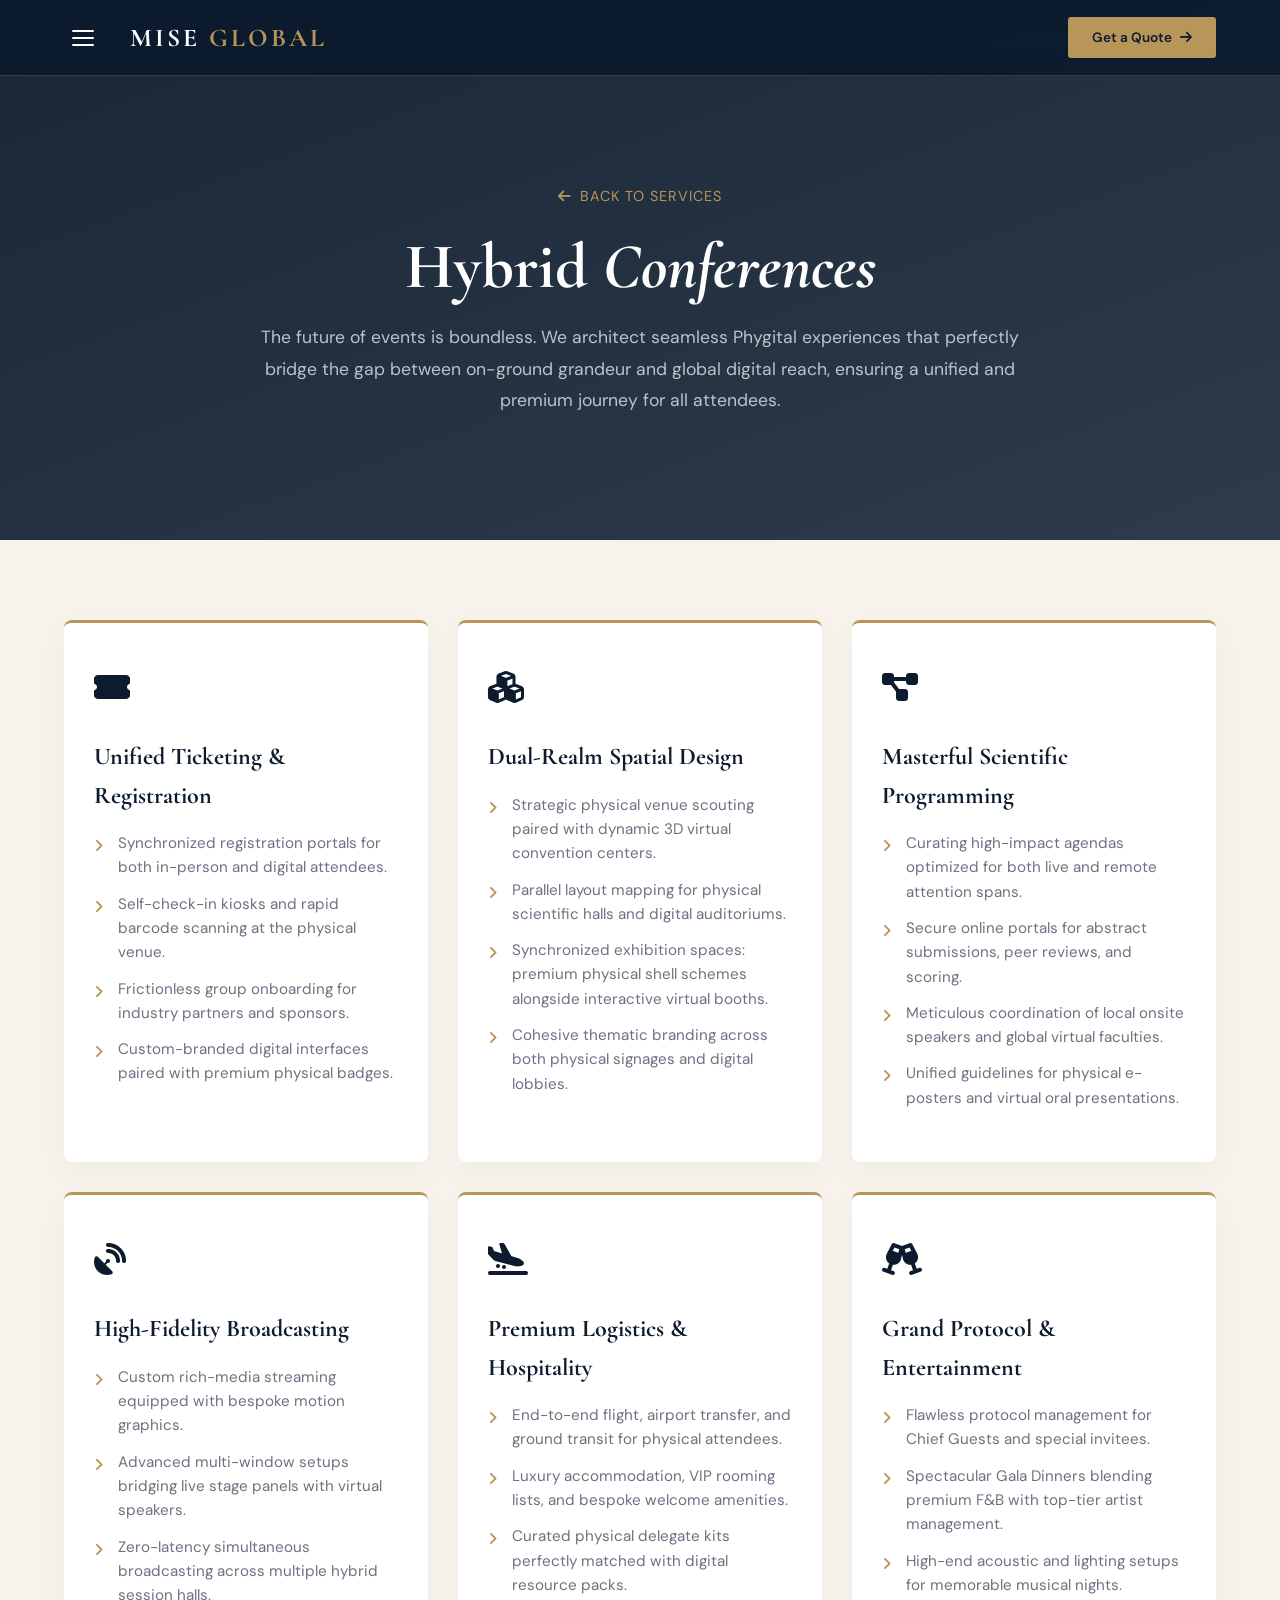
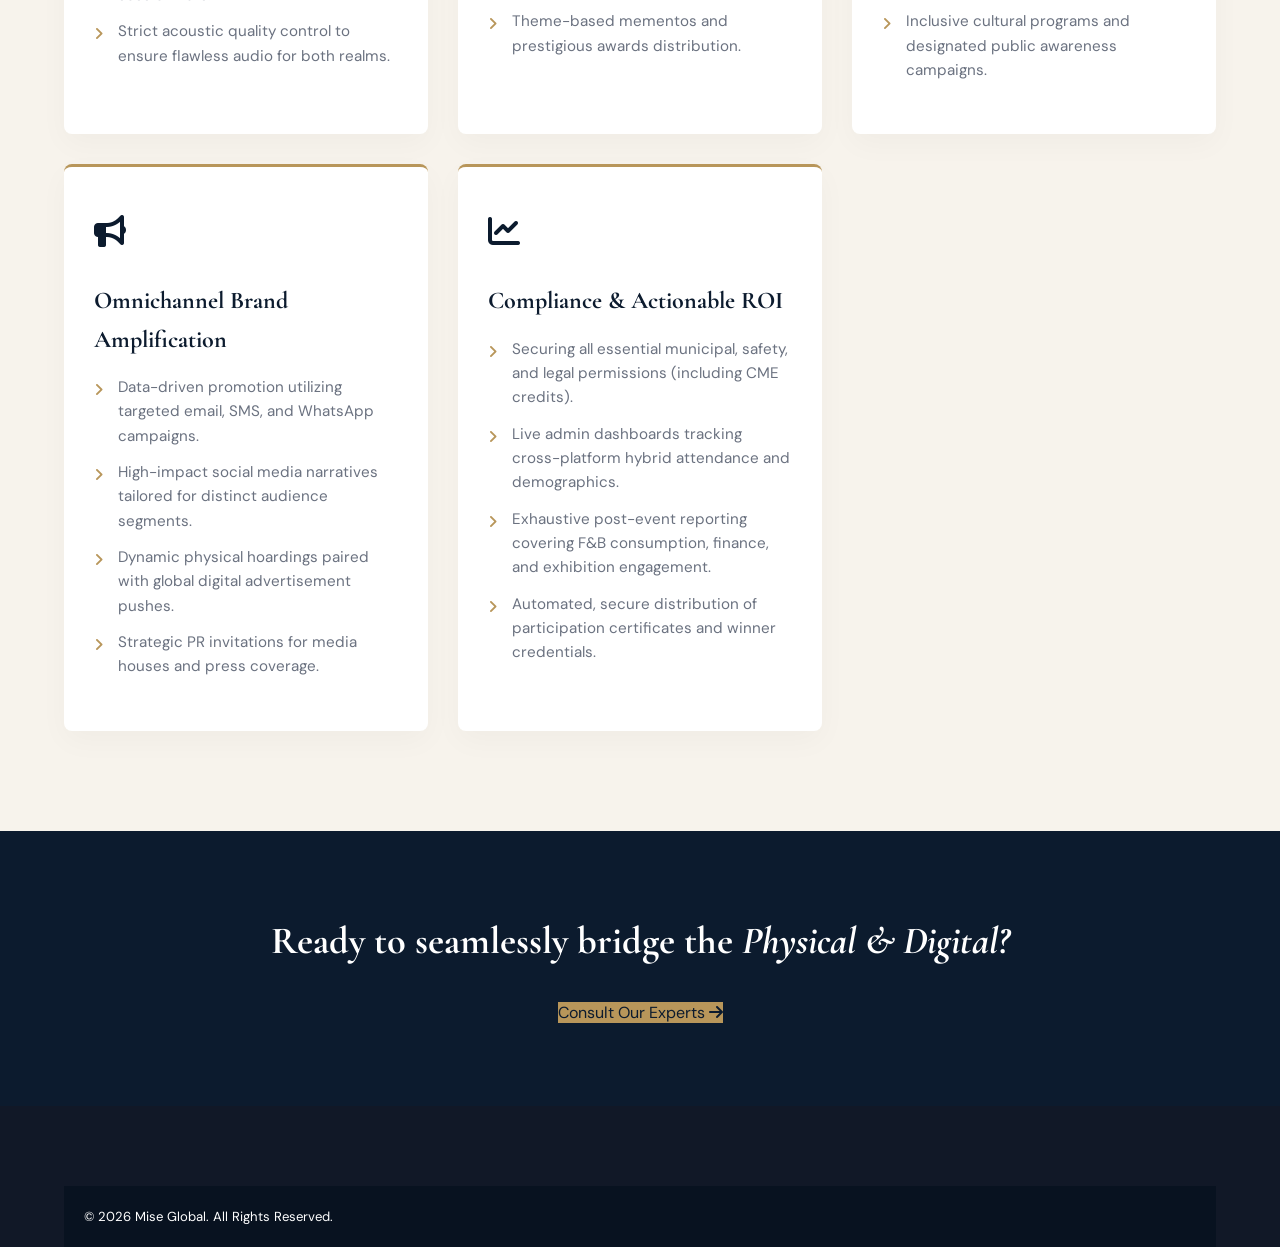
<file: Hybrid Conferences.html>
<!DOCTYPE html>
<html lang="en">
<head>
    <meta charset="UTF-8">
    <meta name="viewport" content="width=device-width, initial-scale=1.0">
    <title>Hybrid Conferences | Mise Global</title>
    <link href="https://fonts.googleapis.com/css2?family=Cormorant+Garamond:wght@400;500;600;700&family=DM+Sans:wght@300;400;500;600&display=swap" rel="stylesheet">
    <link rel="stylesheet" href="https://cdnjs.cloudflare.com/ajax/libs/font-awesome/6.4.0/css/all.min.css">
    <link rel="stylesheet" href="style.css">
    <style>
        /* ===== DETAIL PAGE SPECIFIC STYLES ===== */
        .detail-hero {
            background: linear-gradient(160deg, rgba(12,27,46,0.95) 0%, rgba(12,27,46,0.85) 100%),
                        url('https://images.unsplash.com/photo-1587825140708-dfaf72ae4b04?auto=format&fit=crop&q=80') center/cover no-repeat;
            min-height: 60vh;
            display: flex;
            align-items: center;
            padding: 120px 5% 60px;
            text-align: center;
        }
        .detail-hero-content {
            max-width: 800px;
            margin: 0 auto;
        }
        .detail-hero-content .back-link {
            display: inline-flex;
            align-items: center;
            gap: 8px;
            color: var(--gold);
            text-decoration: none;
            font-size: 0.9rem;
            text-transform: uppercase;
            letter-spacing: 1px;
            margin-bottom: 24px;
            transition: var(--transition);
        }
        .detail-hero-content .back-link:hover { color: var(--white); }
        .detail-hero-content h1 {
            font-family: var(--font-display);
            font-size: clamp(2.5rem, 5vw, 4.5rem);
            color: var(--white);
            margin-bottom: 20px;
            line-height: 1.1;
        }
        .detail-hero-content p {
            font-size: 1.1rem;
            color: rgba(255,255,255,0.7);
            line-height: 1.8;
        }

        /* Content Section */
        .detail-content-wrap {
            background: var(--ivory);
            padding: 80px 5% 100px;
        }
        
        .features-grid {
            display: grid;
            grid-template-columns: repeat(auto-fit, minmax(320px, 1fr));
            gap: 30px;
            max-width: 1200px;
            margin: 0 auto;
        }

        .feature-card {
            background: var(--white);
            padding: 40px 30px;
            border-radius: 8px;
            border-top: 3px solid var(--gold);
            box-shadow: 0 10px 30px rgba(0,0,0,0.03);
            transition: var(--transition);
        }
        .feature-card:hover {
            transform: translateY(-5px);
            box-shadow: 0 15px 40px rgba(0,0,0,0.08);
        }
        .f-icon {
            font-size: 2rem;
            color: var(--navy);
            margin-bottom: 24px;
        }
        .feature-card h3 {
            font-family: var(--font-display);
            font-size: 1.5rem;
            color: var(--navy);
            margin-bottom: 16px;
        }
        .f-list {
            list-style: none;
            padding: 0;
            margin: 0;
        }
        .f-list li {
            position: relative;
            padding-left: 24px;
            margin-bottom: 12px;
            font-size: 0.95rem;
            color: var(--muted);
            line-height: 1.6;
        }
        .f-list li::before {
            content: '\f105';
            font-family: 'Font Awesome 6 Free';
            font-weight: 900;
            position: absolute;
            left: 0;
            top: 2px;
            color: var(--gold);
        }
    </style>
</head>
<body>

    <nav class="main-nav" id="mainNav">
        <div class="nav-left">
            <div class="menu-container">
                <button class="menu-btn" onclick="openMenu()"><span></span><span></span><span></span></button>
            </div>
            <a href="index.html" class="logo-link">
                <div class="logo-text">MISE <span>GLOBAL</span></div>
            </a>
        </div>
        <div class="nav-right">
            <a href="contact.html" class="btn-nav-cta">Get a Quote <i class="fas fa-arrow-right"></i></a>
        </div>
    </nav>

    <header class="detail-hero">
        <div class="detail-hero-content">
            <a href="services.html" class="back-link"><i class="fas fa-arrow-left"></i> Back to Services</a>
            <h1>Hybrid <em>Conferences</em></h1>
            <p>The future of events is boundless. We architect seamless Phygital experiences that perfectly bridge the gap between on-ground grandeur and global digital reach, ensuring a unified and premium journey for all attendees.</p>
        </div>
    </header>

    <div class="detail-content-wrap">
        <div class="features-grid">

            <div class="feature-card">
                <div class="f-icon"><i class="fas fa-ticket-alt"></i></div>
                <h3>Unified Ticketing & Registration</h3>
                <ul class="f-list">
                    <li>Synchronized registration portals for both in-person and digital attendees.</li>
                    <li>Self-check-in kiosks and rapid barcode scanning at the physical venue.</li>
                    <li>Frictionless group onboarding for industry partners and sponsors.</li>
                    <li>Custom-branded digital interfaces paired with premium physical badges.</li>
                </ul>
            </div>

            <div class="feature-card">
                <div class="f-icon"><i class="fas fa-cubes"></i></div>
                <h3>Dual-Realm Spatial Design</h3>
                <ul class="f-list">
                    <li>Strategic physical venue scouting paired with dynamic 3D virtual convention centers.</li>
                    <li>Parallel layout mapping for physical scientific halls and digital auditoriums.</li>
                    <li>Synchronized exhibition spaces: premium physical shell schemes alongside interactive virtual booths.</li>
                    <li>Cohesive thematic branding across both physical signages and digital lobbies.</li>
                </ul>
            </div>

            <div class="feature-card">
                <div class="f-icon"><i class="fas fa-project-diagram"></i></div>
                <h3>Masterful Scientific Programming</h3>
                <ul class="f-list">
                    <li>Curating high-impact agendas optimized for both live and remote attention spans.</li>
                    <li>Secure online portals for abstract submissions, peer reviews, and scoring.</li>
                    <li>Meticulous coordination of local onsite speakers and global virtual faculties.</li>
                    <li>Unified guidelines for physical e-posters and virtual oral presentations.</li>
                </ul>
            </div>

            <div class="feature-card">
                <div class="f-icon"><i class="fas fa-satellite-dish"></i></div>
                <h3>High-Fidelity Broadcasting</h3>
                <ul class="f-list">
                    <li>Custom rich-media streaming equipped with bespoke motion graphics.</li>
                    <li>Advanced multi-window setups bridging live stage panels with virtual speakers.</li>
                    <li>Zero-latency simultaneous broadcasting across multiple hybrid session halls.</li>
                    <li>Strict acoustic quality control to ensure flawless audio for both realms.</li>
                </ul>
            </div>

            <div class="feature-card">
                <div class="f-icon"><i class="fas fa-plane-arrival"></i></div>
                <h3>Premium Logistics & Hospitality</h3>
                <ul class="f-list">
                    <li>End-to-end flight, airport transfer, and ground transit for physical attendees.</li>
                    <li>Luxury accommodation, VIP rooming lists, and bespoke welcome amenities.</li>
                    <li>Curated physical delegate kits perfectly matched with digital resource packs.</li>
                    <li>Theme-based mementos and prestigious awards distribution.</li>
                </ul>
            </div>

            <div class="feature-card">
                <div class="f-icon"><i class="fas fa-glass-cheers"></i></div>
                <h3>Grand Protocol & Entertainment</h3>
                <ul class="f-list">
                    <li>Flawless protocol management for Chief Guests and special invitees.</li>
                    <li>Spectacular Gala Dinners blending premium F&B with top-tier artist management.</li>
                    <li>High-end acoustic and lighting setups for memorable musical nights.</li>
                    <li>Inclusive cultural programs and designated public awareness campaigns.</li>
                </ul>
            </div>

            <div class="feature-card">
                <div class="f-icon"><i class="fas fa-bullhorn"></i></div>
                <h3>Omnichannel Brand Amplification</h3>
                <ul class="f-list">
                    <li>Data-driven promotion utilizing targeted email, SMS, and WhatsApp campaigns.</li>
                    <li>High-impact social media narratives tailored for distinct audience segments.</li>
                    <li>Dynamic physical hoardings paired with global digital advertisement pushes.</li>
                    <li>Strategic PR invitations for media houses and press coverage.</li>
                </ul>
            </div>

            <div class="feature-card">
                <div class="f-icon"><i class="fas fa-chart-line"></i></div>
                <h3>Compliance & Actionable ROI</h3>
                <ul class="f-list">
                    <li>Securing all essential municipal, safety, and legal permissions (including CME credits).</li>
                    <li>Live admin dashboards tracking cross-platform hybrid attendance and demographics.</li>
                    <li>Exhaustive post-event reporting covering F&B consumption, finance, and exhibition engagement.</li>
                    <li>Automated, secure distribution of participation certificates and winner credentials.</li>
                </ul>
            </div>

        </div>
    </div>

    <section class="services-cta" style="background: var(--navy); color: var(--white); padding: 80px 5%; text-align: center;">
        <h2 style="font-family: var(--font-display); font-size: clamp(1.8rem, 3vw, 2.8rem); margin-bottom: 28px; color: var(--white);">Ready to seamlessly bridge the <em>Physical & Digital?</em></h2>
        <a href="contact.html" class="btn-dark" style="background: var(--gold); color: var(--navy);">Consult Our Experts <i class="fas fa-arrow-right"></i></a>
    </section>

    <footer class="main-footer">
        <div class="footer-bottom" style="text-align: center; padding: 20px; background: #081220; color: #fff;">
            <p>© 2026 Mise Global. All Rights Reserved.</p>
        </div>
    </footer>

    <script>
        window.addEventListener('scroll', () => {
            document.getElementById('mainNav').classList.toggle('scrolled', window.scrollY > 60);
        });
        
        const cards = document.querySelectorAll('.feature-card');
        const ro = new IntersectionObserver(entries => {
            entries.forEach((e,i) => {
                if(e.isIntersecting){
                    setTimeout(() => {
                        e.target.style.opacity='1';
                        e.target.style.transform='translateY(0)';
                    }, i * 100);
                    ro.unobserve(e.target);
                }
            });
        }, {threshold: 0.1});
        cards.forEach(el => {
            el.style.opacity='0';
            el.style.transform='translateY(30px)';
            el.style.transition='all 0.6s ease';
            ro.observe(el);
        });
    </script>
</body>
</html>
</file>
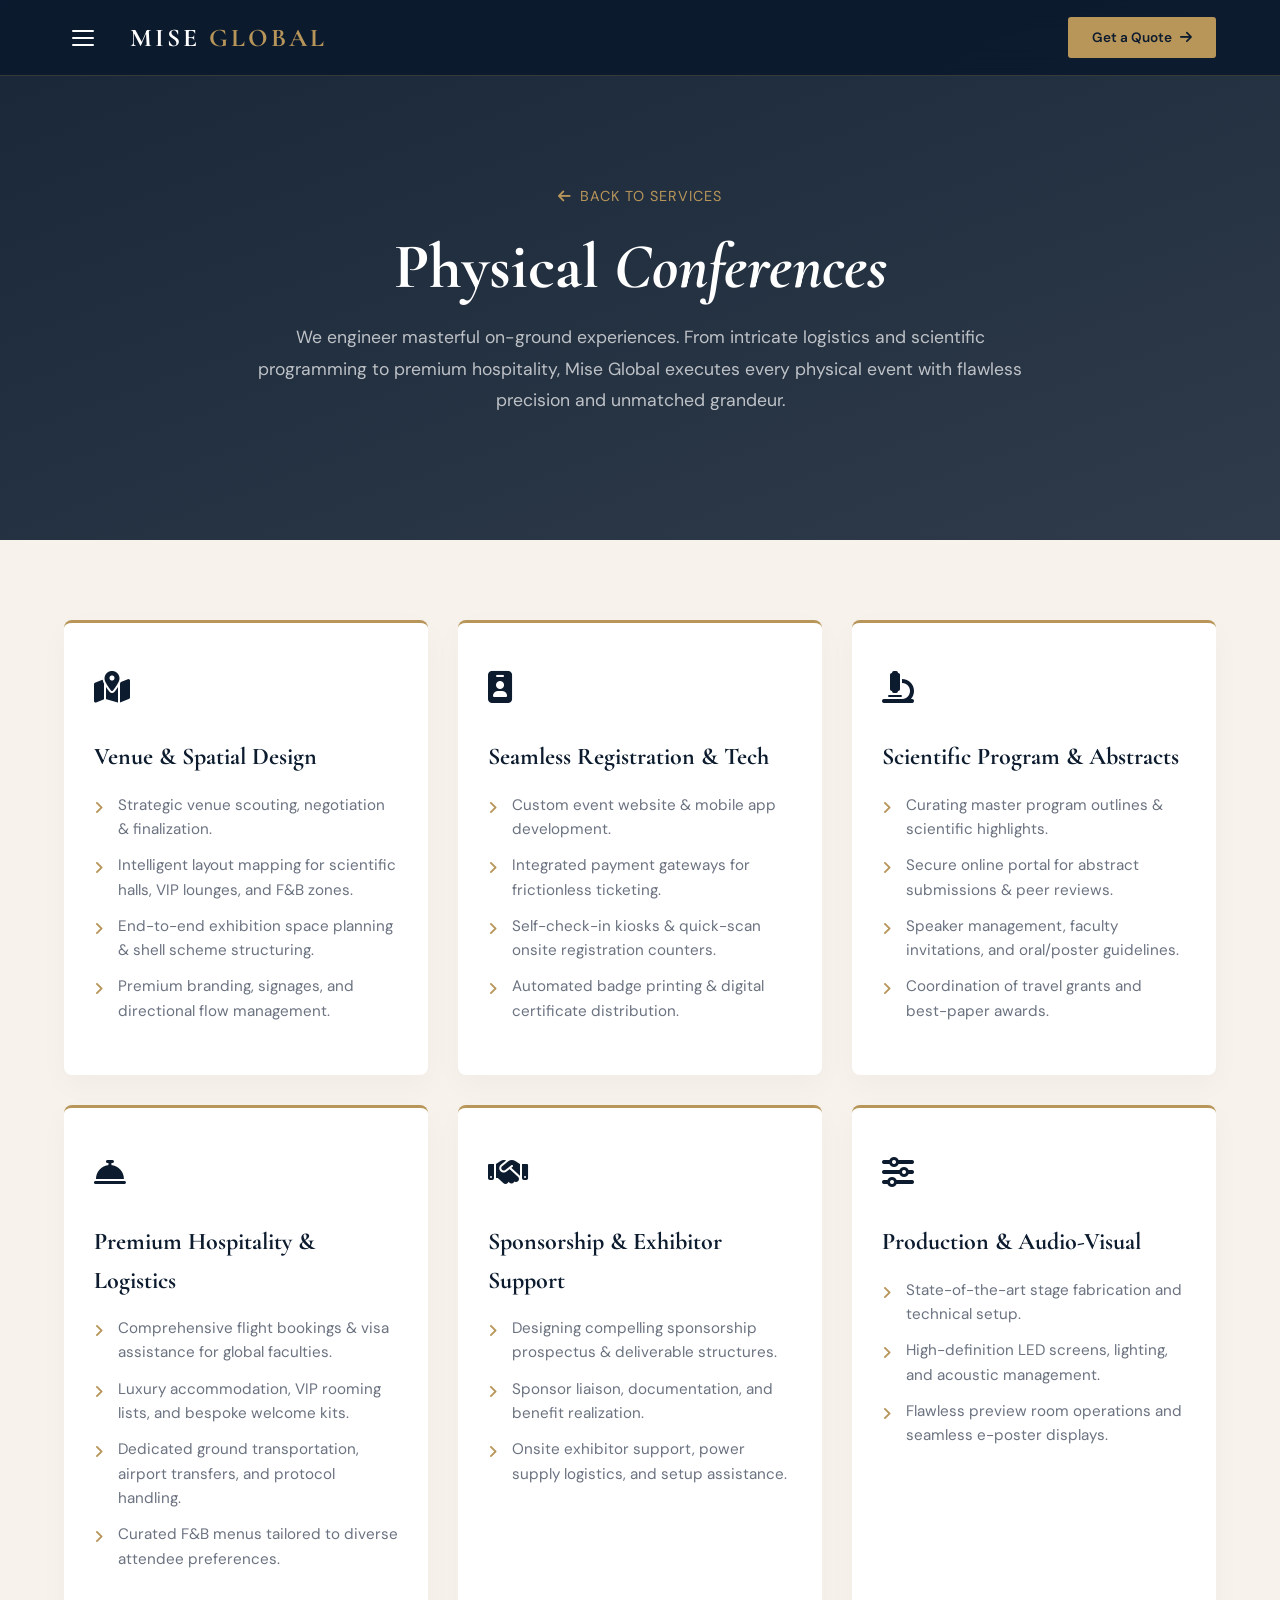
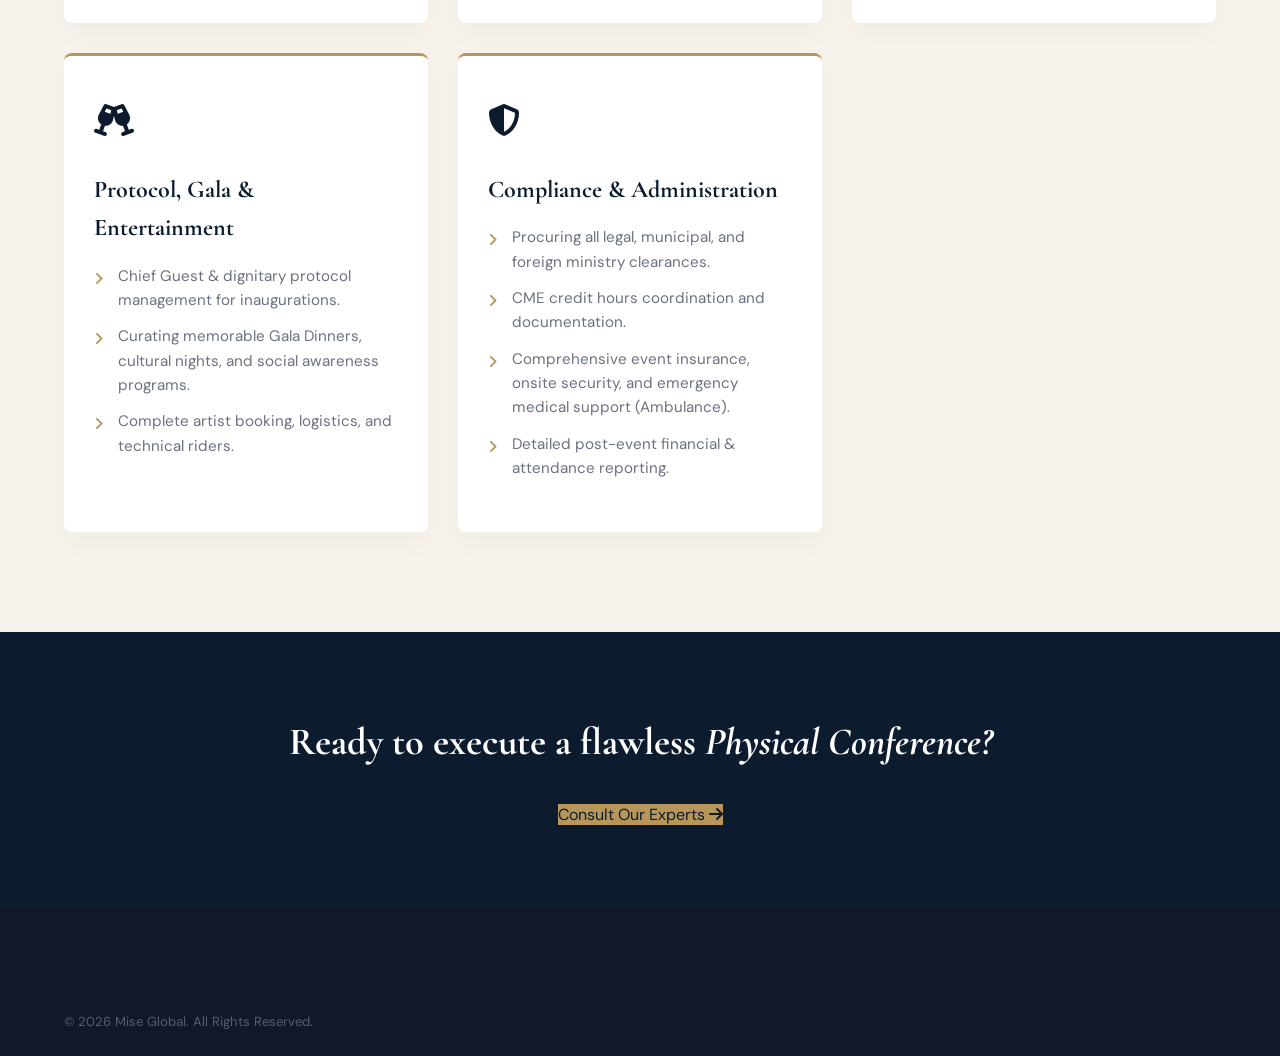
<file: physical-conferences.html>
<!DOCTYPE html>
<html lang="en">
<head>
    <meta charset="UTF-8">
    <meta name="viewport" content="width=device-width, initial-scale=1.0">
    <title>Physical Conferences | Mise Global</title>
    <link href="https://fonts.googleapis.com/css2?family=Cormorant+Garamond:wght@400;500;600;700&family=DM+Sans:wght@300;400;500;600&display=swap" rel="stylesheet">
    <link rel="stylesheet" href="https://cdnjs.cloudflare.com/ajax/libs/font-awesome/6.4.0/css/all.min.css">
    <link rel="stylesheet" href="style.css">
    <style>
        /* ===== DETAIL PAGE SPECIFIC STYLES ===== */
        .detail-hero {
            background: linear-gradient(160deg, rgba(12,27,46,0.95) 0%, rgba(12,27,46,0.85) 100%),
                        url('https://images.unsplash.com/photo-1540575467063-178a50c2df87?auto=format&fit=crop&q=80') center/cover no-repeat;
            min-height: 60vh;
            display: flex;
            align-items: center;
            padding: 120px 5% 60px;
            text-align: center;
        }
        .detail-hero-content {
            max-width: 800px;
            margin: 0 auto;
        }
        .detail-hero-content .back-link {
            display: inline-flex;
            align-items: center;
            gap: 8px;
            color: var(--gold);
            text-decoration: none;
            font-size: 0.9rem;
            text-transform: uppercase;
            letter-spacing: 1px;
            margin-bottom: 24px;
            transition: var(--transition);
        }
        .detail-hero-content .back-link:hover { color: var(--white); }
        .detail-hero-content h1 {
            font-family: var(--font-display);
            font-size: clamp(2.5rem, 5vw, 4.5rem);
            color: var(--white);
            margin-bottom: 20px;
            line-height: 1.1;
        }
        .detail-hero-content p {
            font-size: 1.1rem;
            color: rgba(255,255,255,0.7);
            line-height: 1.8;
        }

        /* Content Section */
        .detail-content-wrap {
            background: var(--ivory);
            padding: 80px 5% 100px;
        }
        
        .features-grid {
            display: grid;
            grid-template-columns: repeat(auto-fit, minmax(320px, 1fr));
            gap: 30px;
            max-width: 1200px;
            margin: 0 auto;
        }

        .feature-card {
            background: var(--white);
            padding: 40px 30px;
            border-radius: 8px;
            border-top: 3px solid var(--gold);
            box-shadow: 0 10px 30px rgba(0,0,0,0.03);
            transition: var(--transition);
        }
        .feature-card:hover {
            transform: translateY(-5px);
            box-shadow: 0 15px 40px rgba(0,0,0,0.08);
        }
        .f-icon {
            font-size: 2rem;
            color: var(--navy);
            margin-bottom: 24px;
        }
        .feature-card h3 {
            font-family: var(--font-display);
            font-size: 1.5rem;
            color: var(--navy);
            margin-bottom: 16px;
        }
        .f-list {
            list-style: none;
            padding: 0;
            margin: 0;
        }
        .f-list li {
            position: relative;
            padding-left: 24px;
            margin-bottom: 12px;
            font-size: 0.95rem;
            color: var(--muted);
            line-height: 1.6;
        }
        .f-list li::before {
            content: '\f105'; /* FontAwesome right angle */
            font-family: 'Font Awesome 6 Free';
            font-weight: 900;
            position: absolute;
            left: 0;
            top: 2px;
            color: var(--gold);
        }

    </style>
</head>
<body>

    <!-- NAVBAR (Same as your main pages) -->
    <nav class="main-nav" id="mainNav">
        <div class="nav-left">
            <div class="menu-container">
                <button class="menu-btn" onclick="openMenu()"><span></span><span></span><span></span></button>
            </div>
            <a href="index.html" class="logo-link">
                <div class="logo-text">MISE <span>GLOBAL</span></div>
            </a>
        </div>
        <div class="nav-right">
            <a href="contact.html" class="btn-nav-cta">Get a Quote <i class="fas fa-arrow-right"></i></a>
        </div>
    </nav>

    <!-- HERO SECTION -->
    <header class="detail-hero">
        <div class="detail-hero-content">
            <a href="services.html" class="back-link"><i class="fas fa-arrow-left"></i> Back to Services</a>
            <h1>Physical <em>Conferences</em></h1>
            <p>We engineer masterful on-ground experiences. From intricate logistics and scientific programming to premium hospitality, Mise Global executes every physical event with flawless precision and unmatched grandeur.</p>
        </div>
    </header>

    <!-- DETAILS GRID -->
    <div class="detail-content-wrap">
        <div class="features-grid">

            <!-- Card 1 -->
            <div class="feature-card">
                <div class="f-icon"><i class="fas fa-map-marked-alt"></i></div>
                <h3>Venue & Spatial Design</h3>
                <ul class="f-list">
                    <li>Strategic venue scouting, negotiation & finalization.</li>
                    <li>Intelligent layout mapping for scientific halls, VIP lounges, and F&B zones.</li>
                    <li>End-to-end exhibition space planning & shell scheme structuring.</li>
                    <li>Premium branding, signages, and directional flow management.</li>
                </ul>
            </div>

            <!-- Card 2 -->
            <div class="feature-card">
                <div class="f-icon"><i class="fas fa-id-badge"></i></div>
                <h3>Seamless Registration & Tech</h3>
                <ul class="f-list">
                    <li>Custom event website & mobile app development.</li>
                    <li>Integrated payment gateways for frictionless ticketing.</li>
                    <li>Self-check-in kiosks & quick-scan onsite registration counters.</li>
                    <li>Automated badge printing & digital certificate distribution.</li>
                </ul>
            </div>

            <!-- Card 3 -->
            <div class="feature-card">
                <div class="f-icon"><i class="fas fa-microscope"></i></div>
                <h3>Scientific Program & Abstracts</h3>
                <ul class="f-list">
                    <li>Curating master program outlines & scientific highlights.</li>
                    <li>Secure online portal for abstract submissions & peer reviews.</li>
                    <li>Speaker management, faculty invitations, and oral/poster guidelines.</li>
                    <li>Coordination of travel grants and best-paper awards.</li>
                </ul>
            </div>

            <!-- Card 4 -->
            <div class="feature-card">
                <div class="f-icon"><i class="fas fa-concierge-bell"></i></div>
                <h3>Premium Hospitality & Logistics</h3>
                <ul class="f-list">
                    <li>Comprehensive flight bookings & visa assistance for global faculties.</li>
                    <li>Luxury accommodation, VIP rooming lists, and bespoke welcome kits.</li>
                    <li>Dedicated ground transportation, airport transfers, and protocol handling.</li>
                    <li>Curated F&B menus tailored to diverse attendee preferences.</li>
                </ul>
            </div>

            <!-- Card 5 -->
            <div class="feature-card">
                <div class="f-icon"><i class="fas fa-handshake"></i></div>
                <h3>Sponsorship & Exhibitor Support</h3>
                <ul class="f-list">
                    <li>Designing compelling sponsorship prospectus & deliverable structures.</li>
                    <li>Sponsor liaison, documentation, and benefit realization.</li>
                    <li>Onsite exhibitor support, power supply logistics, and setup assistance.</li>
                </ul>
            </div>

            <!-- Card 6 -->
            <div class="feature-card">
                <div class="f-icon"><i class="fas fa-sliders-h"></i></div>
                <h3>Production & Audio-Visual</h3>
                <ul class="f-list">
                    <li>State-of-the-art stage fabrication and technical setup.</li>
                    <li>High-definition LED screens, lighting, and acoustic management.</li>
                    <li>Flawless preview room operations and seamless e-poster displays.</li>
                </ul>
            </div>

            <!-- Card 7 -->
            <div class="feature-card">
                <div class="f-icon"><i class="fas fa-glass-cheers"></i></div>
                <h3>Protocol, Gala & Entertainment</h3>
                <ul class="f-list">
                    <li>Chief Guest & dignitary protocol management for inaugurations.</li>
                    <li>Curating memorable Gala Dinners, cultural nights, and social awareness programs.</li>
                    <li>Complete artist booking, logistics, and technical riders.</li>
                </ul>
            </div>

            <!-- Card 8 -->
            <div class="feature-card">
                <div class="f-icon"><i class="fas fa-shield-alt"></i></div>
                <h3>Compliance & Administration</h3>
                <ul class="f-list">
                    <li>Procuring all legal, municipal, and foreign ministry clearances.</li>
                    <li>CME credit hours coordination and documentation.</li>
                    <li>Comprehensive event insurance, onsite security, and emergency medical support (Ambulance).</li>
                    <li>Detailed post-event financial & attendance reporting.</li>
                </ul>
            </div>

        </div>
    </div>

    <!-- CTA Section -->
    <section class="services-cta" style="background: var(--navy); color: var(--white); padding: 80px 5%; text-align: center;">
        <h2 style="font-family: var(--font-display); font-size: clamp(1.8rem, 3vw, 2.8rem); margin-bottom: 28px; color: var(--white);">Ready to execute a flawless <em>Physical Conference?</em></h2>
        <a href="contact.html" class="btn-dark" style="background: var(--gold); color: var(--navy);">Consult Our Experts <i class="fas fa-arrow-right"></i></a>
    </section>

    <!-- FOOTER (Same as main page) -->
    <footer class="main-footer">
        <!-- Copy your existing footer code here -->
        <div class="footer-bottom">
            <p>© 2026 Mise Global. All Rights Reserved.</p>
        </div>
    </footer>

    <script>
        window.addEventListener('scroll', () => {
            document.getElementById('mainNav').classList.toggle('scrolled', window.scrollY > 60);
        });
        
        // Simple scroll animation for cards
        const cards = document.querySelectorAll('.feature-card');
        const ro = new IntersectionObserver(entries => {
            entries.forEach((e,i) => {
                if(e.isIntersecting){
                    setTimeout(() => {
                        e.target.style.opacity='1';
                        e.target.style.transform='translateY(0)';
                    }, i * 100);
                    ro.unobserve(e.target);
                }
            });
        }, {threshold: 0.1});
        cards.forEach(el => {
            el.style.opacity='0';
            el.style.transform='translateY(30px)';
            el.style.transition='all 0.6s ease';
            ro.observe(el);
        });
    </script>
</body>
</html>
</file>
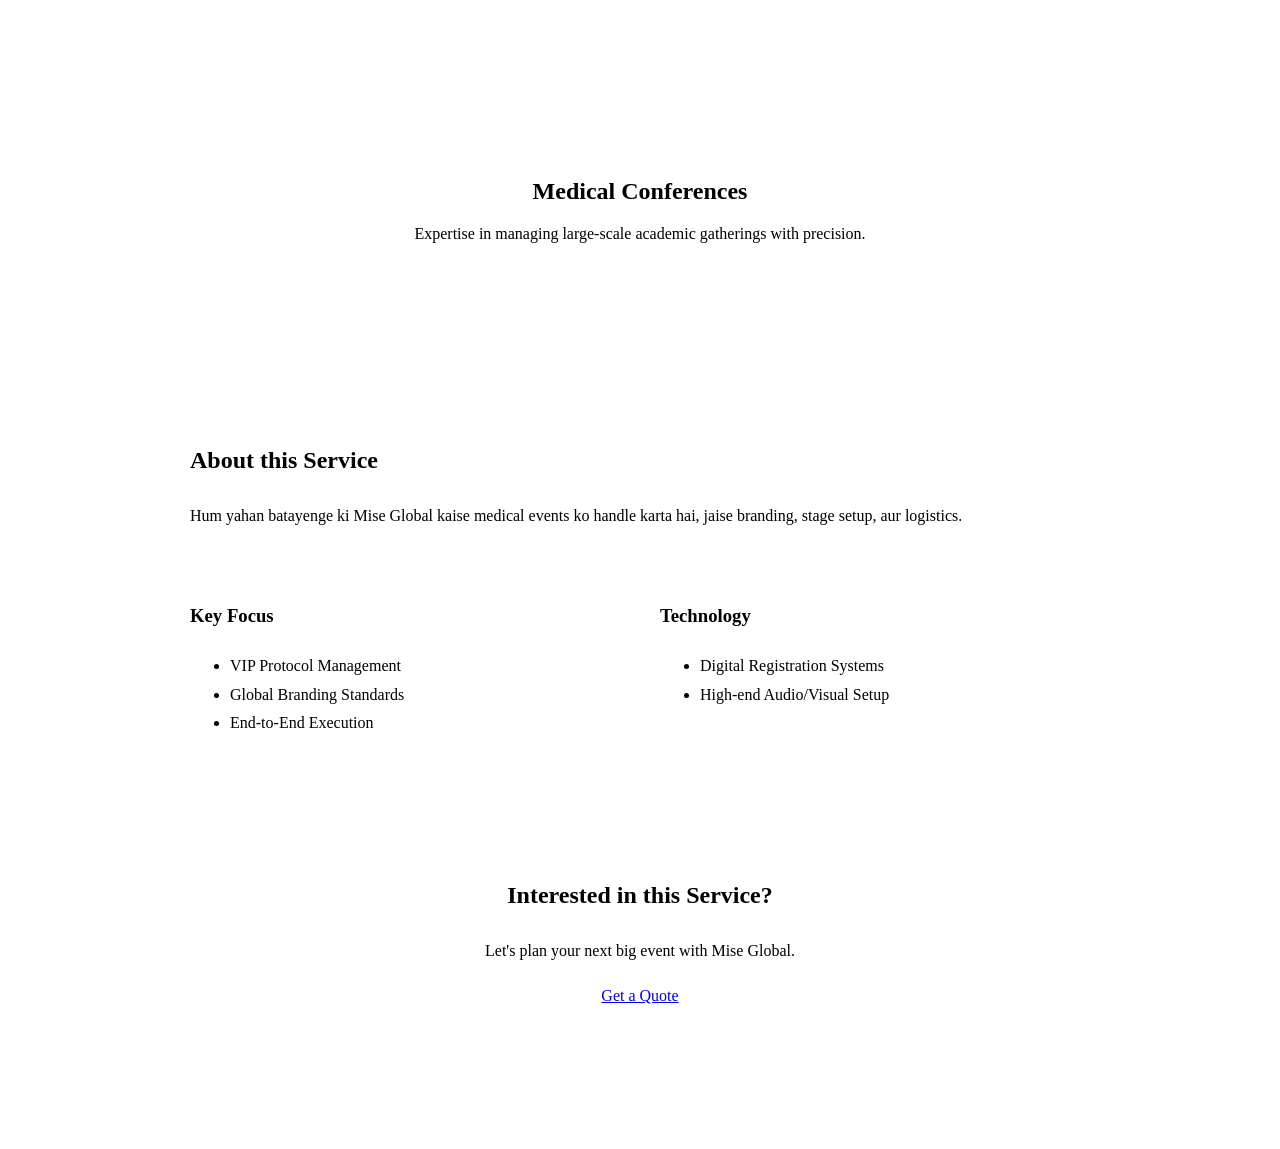
<file: Service-templates.html>
<!DOCTYPE html>
<html lang="en">
<head>
    <meta charset="UTF-8">
    <title>Service Name | Mise Global</title>
    <style>
        .service-hero { padding: 150px 5% 80px; background: var(--navy); color: var(--white); text-align: center; }
        .service-details { padding: 80px 5%; max-width: 900px; margin: 0 auto; line-height: 1.8; }
        .feature-grid { display: grid; grid-template-columns: 1fr 1fr; gap: 40px; margin-top: 50px; }
        .cta-box { background: var(--gold); padding: 50px; text-align: center; border-radius: 8px; margin-top: 50px; }
    </style>
</head>
<body>
    <section class="service-hero">
        <h1>Medical Conferences</h1>
        <p>Expertise in managing large-scale academic gatherings with precision.</p>
    </section>

    <section class="service-details">
        <h2>About this Service</h2>
        <p>Hum yahan batayenge ki Mise Global kaise medical events ko handle karta hai, jaise branding, stage setup, aur logistics.</p>

        <div class="feature-grid">
            <div>
                <h3>Key Focus</h3>
                <ul>
                    <li>VIP Protocol Management</li>
                    <li>Global Branding Standards</li>
                    <li>End-to-End Execution</li>
                </ul>
            </div>
            <div>
                <h3>Technology</h3>
                <ul>
                    <li>Digital Registration Systems</li>
                    <li>High-end Audio/Visual Setup</li>
                </ul>
            </div>
        </div>

        <div class="cta-box">
            <h2>Interested in this Service?</h2>
            <p>Let's plan your next big event with Mise Global.</p>
            <a href="contact.html" class="btn-nav-cta">Get a Quote</a>
        </div>
    </section>

    </body>
</html>
</file>
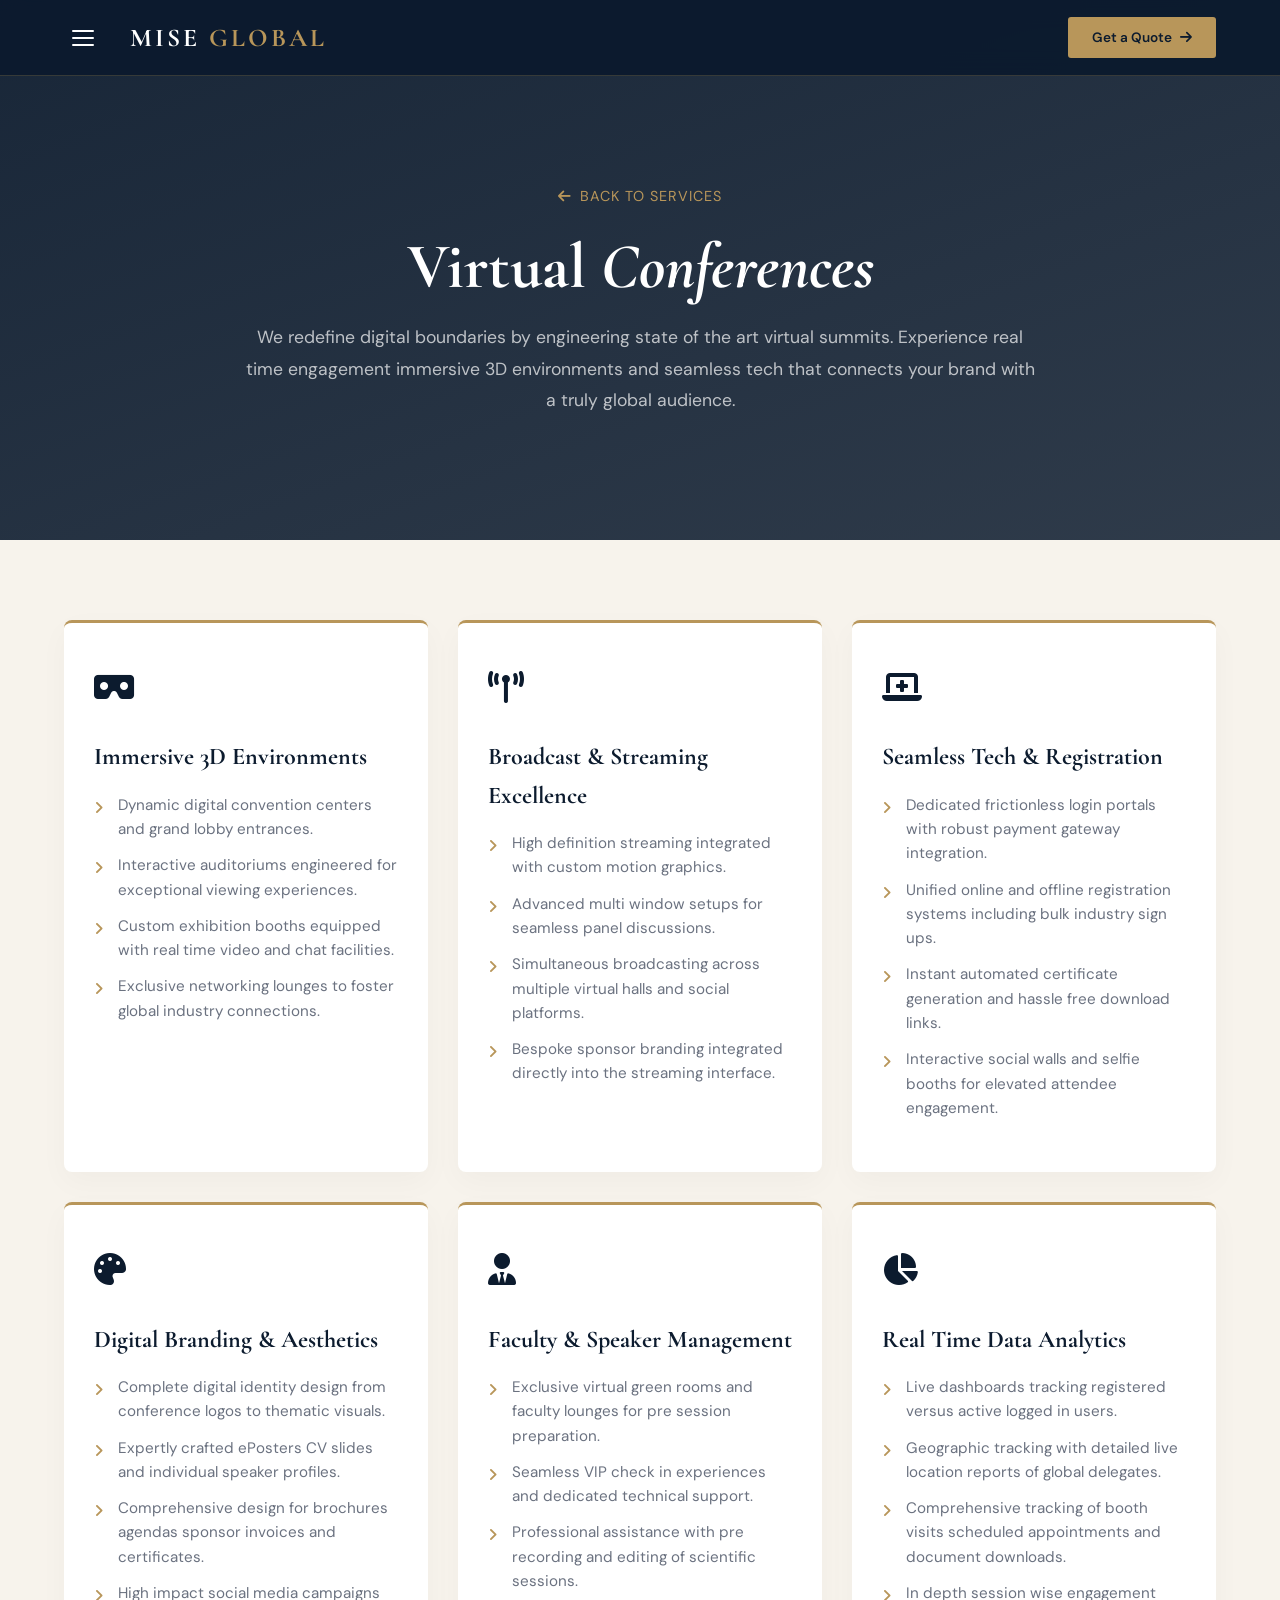
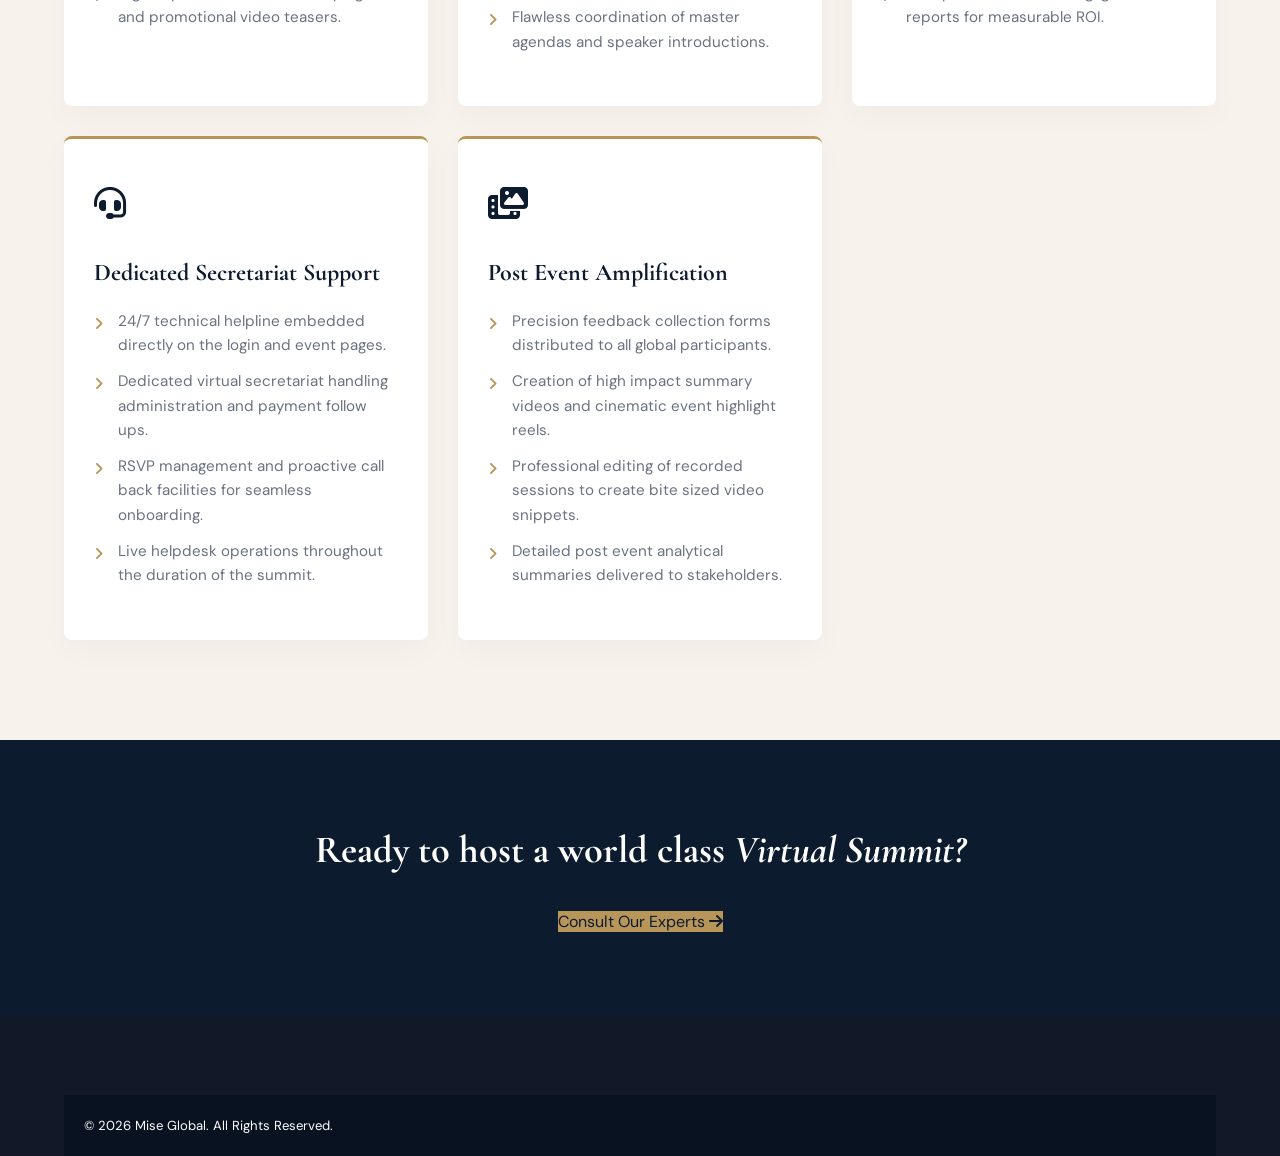
<file: Virtual-Conferences.html>
<!DOCTYPE html>
<html lang="en">
<head>
    <meta charset="UTF-8">
    <meta name="viewport" content="width=device-width, initial-scale=1.0">
    <title>Virtual Conferences | Mise Global</title>
    <link href="https://fonts.googleapis.com/css2?family=Cormorant+Garamond:wght@400;500;600;700&family=DM+Sans:wght@300;400;500;600&display=swap" rel="stylesheet">
    <link rel="stylesheet" href="https://cdnjs.cloudflare.com/ajax/libs/font-awesome/6.4.0/css/all.min.css">
    <link rel="stylesheet" href="style.css">
    <style>
        /* ===== DETAIL PAGE SPECIFIC STYLES ===== */
        .detail-hero {
            background: linear-gradient(160deg, rgba(12,27,46,0.95) 0%, rgba(12,27,46,0.85) 100%),
                        url('https://images.unsplash.com/photo-1531482615713-2afd69097998?auto=format&fit=crop&q=80') center/cover no-repeat;
            min-height: 60vh;
            display: flex;
            align-items: center;
            padding: 120px 5% 60px;
            text-align: center;
        }
        .detail-hero-content {
            max-width: 800px;
            margin: 0 auto;
        }
        .detail-hero-content .back-link {
            display: inline-flex;
            align-items: center;
            gap: 8px;
            color: var(--gold);
            text-decoration: none;
            font-size: 0.9rem;
            text-transform: uppercase;
            letter-spacing: 1px;
            margin-bottom: 24px;
            transition: var(--transition);
        }
        .detail-hero-content .back-link:hover { color: var(--white); }
        .detail-hero-content h1 {
            font-family: var(--font-display);
            font-size: clamp(2.5rem, 5vw, 4.5rem);
            color: var(--white);
            margin-bottom: 20px;
            line-height: 1.1;
        }
        .detail-hero-content p {
            font-size: 1.1rem;
            color: rgba(255,255,255,0.7);
            line-height: 1.8;
        }

        /* Content Section */
        .detail-content-wrap {
            background: var(--ivory);
            padding: 80px 5% 100px;
        }
        
        .features-grid {
            display: grid;
            grid-template-columns: repeat(auto-fit, minmax(320px, 1fr));
            gap: 30px;
            max-width: 1200px;
            margin: 0 auto;
        }

        .feature-card {
            background: var(--white);
            padding: 40px 30px;
            border-radius: 8px;
            border-top: 3px solid var(--gold);
            box-shadow: 0 10px 30px rgba(0,0,0,0.03);
            transition: var(--transition);
        }
        .feature-card:hover {
            transform: translateY(-5px);
            box-shadow: 0 15px 40px rgba(0,0,0,0.08);
        }
        .f-icon {
            font-size: 2rem;
            color: var(--navy);
            margin-bottom: 24px;
        }
        .feature-card h3 {
            font-family: var(--font-display);
            font-size: 1.5rem;
            color: var(--navy);
            margin-bottom: 16px;
        }
        .f-list {
            list-style: none;
            padding: 0;
            margin: 0;
        }
        .f-list li {
            position: relative;
            padding-left: 24px;
            margin-bottom: 12px;
            font-size: 0.95rem;
            color: var(--muted);
            line-height: 1.6;
        }
        .f-list li::before {
            content: '\f105';
            font-family: 'Font Awesome 6 Free';
            font-weight: 900;
            position: absolute;
            left: 0;
            top: 2px;
            color: var(--gold);
        }
    </style>
</head>
<body>

    <!-- NAVBAR -->
    <nav class="main-nav" id="mainNav">
        <div class="nav-left">
            <div class="menu-container">
                <button class="menu-btn" onclick="openMenu()"><span></span><span></span><span></span></button>
            </div>
            <a href="index.html" class="logo-link">
                <div class="logo-text">MISE <span>GLOBAL</span></div>
            </a>
        </div>
        <div class="nav-right">
            <a href="contact.html" class="btn-nav-cta">Get a Quote <i class="fas fa-arrow-right"></i></a>
        </div>
    </nav>

    <!-- HERO SECTION -->
    <header class="detail-hero">
        <div class="detail-hero-content">
            <a href="services.html" class="back-link"><i class="fas fa-arrow-left"></i> Back to Services</a>
            <h1>Virtual <em>Conferences</em></h1>
            <p>We redefine digital boundaries by engineering state of the art virtual summits. Experience real time engagement immersive 3D environments and seamless tech that connects your brand with a truly global audience.</p>
        </div>
    </header>

    <!-- DETAILS GRID -->
    <div class="detail-content-wrap">
        <div class="features-grid">

            <!-- Card 1 -->
            <div class="feature-card">
                <div class="f-icon"><i class="fas fa-vr-cardboard"></i></div>
                <h3>Immersive 3D Environments</h3>
                <ul class="f-list">
                    <li>Dynamic digital convention centers and grand lobby entrances.</li>
                    <li>Interactive auditoriums engineered for exceptional viewing experiences.</li>
                    <li>Custom exhibition booths equipped with real time video and chat facilities.</li>
                    <li>Exclusive networking lounges to foster global industry connections.</li>
                </ul>
            </div>

            <!-- Card 2 -->
            <div class="feature-card">
                <div class="f-icon"><i class="fas fa-broadcast-tower"></i></div>
                <h3>Broadcast & Streaming Excellence</h3>
                <ul class="f-list">
                    <li>High definition streaming integrated with custom motion graphics.</li>
                    <li>Advanced multi window setups for seamless panel discussions.</li>
                    <li>Simultaneous broadcasting across multiple virtual halls and social platforms.</li>
                    <li>Bespoke sponsor branding integrated directly into the streaming interface.</li>
                </ul>
            </div>

            <!-- Card 3 -->
            <div class="feature-card">
                <div class="f-icon"><i class="fas fa-laptop-medical"></i></div>
                <h3>Seamless Tech & Registration</h3>
                <ul class="f-list">
                    <li>Dedicated frictionless login portals with robust payment gateway integration.</li>
                    <li>Unified online and offline registration systems including bulk industry sign ups.</li>
                    <li>Instant automated certificate generation and hassle free download links.</li>
                    <li>Interactive social walls and selfie booths for elevated attendee engagement.</li>
                </ul>
            </div>

            <!-- Card 4 -->
            <div class="feature-card">
                <div class="f-icon"><i class="fas fa-palette"></i></div>
                <h3>Digital Branding & Aesthetics</h3>
                <ul class="f-list">
                    <li>Complete digital identity design from conference logos to thematic visuals.</li>
                    <li>Expertly crafted ePosters CV slides and individual speaker profiles.</li>
                    <li>Comprehensive design for brochures agendas sponsor invoices and certificates.</li>
                    <li>High impact social media campaigns and promotional video teasers.</li>
                </ul>
            </div>

            <!-- Card 5 -->
            <div class="feature-card">
                <div class="f-icon"><i class="fas fa-user-tie"></i></div>
                <h3>Faculty & Speaker Management</h3>
                <ul class="f-list">
                    <li>Exclusive virtual green rooms and faculty lounges for pre session preparation.</li>
                    <li>Seamless VIP check in experiences and dedicated technical support.</li>
                    <li>Professional assistance with pre recording and editing of scientific sessions.</li>
                    <li>Flawless coordination of master agendas and speaker introductions.</li>
                </ul>
            </div>

            <!-- Card 6 -->
            <div class="feature-card">
                <div class="f-icon"><i class="fas fa-chart-pie"></i></div>
                <h3>Real Time Data Analytics</h3>
                <ul class="f-list">
                    <li>Live dashboards tracking registered versus active logged in users.</li>
                    <li>Geographic tracking with detailed live location reports of global delegates.</li>
                    <li>Comprehensive tracking of booth visits scheduled appointments and document downloads.</li>
                    <li>In depth session wise engagement reports for measurable ROI.</li>
                </ul>
            </div>

            <!-- Card 7 -->
            <div class="feature-card">
                <div class="f-icon"><i class="fas fa-headset"></i></div>
                <h3>Dedicated Secretariat Support</h3>
                <ul class="f-list">
                    <li>24/7 technical helpline embedded directly on the login and event pages.</li>
                    <li>Dedicated virtual secretariat handling administration and payment follow ups.</li>
                    <li>RSVP management and proactive call back facilities for seamless onboarding.</li>
                    <li>Live helpdesk operations throughout the duration of the summit.</li>
                </ul>
            </div>

            <!-- Card 8 -->
            <div class="feature-card">
                <div class="f-icon"><i class="fas fa-photo-video"></i></div>
                <h3>Post Event Amplification</h3>
                <ul class="f-list">
                    <li>Precision feedback collection forms distributed to all global participants.</li>
                    <li>Creation of high impact summary videos and cinematic event highlight reels.</li>
                    <li>Professional editing of recorded sessions to create bite sized video snippets.</li>
                    <li>Detailed post event analytical summaries delivered to stakeholders.</li>
                </ul>
            </div>

        </div>
    </div>

    <!-- CTA Section -->
    <section class="services-cta" style="background: var(--navy); color: var(--white); padding: 80px 5%; text-align: center;">
        <h2 style="font-family: var(--font-display); font-size: clamp(1.8rem, 3vw, 2.8rem); margin-bottom: 28px; color: var(--white);">Ready to host a world class <em>Virtual Summit?</em></h2>
        <a href="contact.html" class="btn-dark" style="background: var(--gold); color: var(--navy);">Consult Our Experts <i class="fas fa-arrow-right"></i></a>
    </section>

    <!-- FOOTER -->
    <footer class="main-footer">
        <div class="footer-bottom" style="text-align: center; padding: 20px; background: #081220; color: #fff;">
            <p>© 2026 Mise Global. All Rights Reserved.</p>
        </div>
    </footer>

    <script>
        window.addEventListener('scroll', () => {
            document.getElementById('mainNav').classList.toggle('scrolled', window.scrollY > 60);
        });
        
        const cards = document.querySelectorAll('.feature-card');
        const ro = new IntersectionObserver(entries => {
            entries.forEach((e,i) => {
                if(e.isIntersecting){
                    setTimeout(() => {
                        e.target.style.opacity='1';
                        e.target.style.transform='translateY(0)';
                    }, i * 100);
                    ro.unobserve(e.target);
                }
            });
        }, {threshold: 0.1});
        cards.forEach(el => {
            el.style.opacity='0';
            el.style.transform='translateY(30px)';
            el.style.transition='all 0.6s ease';
            ro.observe(el);
        });
    </script>
</body>
</html>
</file>
<file: style.css>
/* ============================================================
   MISE GLOBAL — PREMIUM INTERNATIONAL THEME
   Palette: Charcoal · Ivory · Antique Gold
   Fonts: Cormorant Garamond (display) · DM Sans (body)
   ============================================================ */

:root {
    --navy:       #0C1B2E;       /* Deep night navy */
    --charcoal:   #111827;       /* Rich charcoal */
    --gold:       #B8965A;       /* Antique gold */
    --gold-light: #D4AE74;       /* Hover gold */
    --ivory:      #F7F3EC;       /* Warm ivory bg */
    --white:      #FFFFFF;
    --muted:      #6B7280;
    --border:     rgba(184,150,90,0.25);

    --font-display: 'Cormorant Garamond', Georgia, serif;
    --font-body:    'DM Sans', sans-serif;

    --transition: 0.35s cubic-bezier(0.4, 0, 0.2, 1);
    --shadow-md:  0 8px 30px rgba(0,0,0,0.10);
    --shadow-lg:  0 20px 60px rgba(0,0,0,0.15);
}

/* ===== RESET & BASE ===== */
*, *::before, *::after { margin: 0; padding: 0; box-sizing: border-box; }

html { scroll-behavior: smooth; }

body {
    font-family: var(--font-body);
    background: var(--ivory);
    color: var(--charcoal);
    line-height: 1.6;
    overflow-x: hidden;
}

img { max-width: 100%; display: block; }
a { text-decoration: none; }

/* ===== TYPOGRAPHY ===== */
.section-label {
    font-family: var(--font-body);
    font-size: 0.72rem;
    font-weight: 600;
    letter-spacing: 4px;
    text-transform: uppercase;
    color: var(--gold);
    margin-bottom: 14px;
}
.section-label.light { color: var(--gold-light); }

.section-title {
    font-family: var(--font-display);
    font-size: clamp(2rem, 4vw, 3.2rem);
    font-weight: 600;
    color: var(--navy);
    line-height: 1.15;
    margin-bottom: 24px;
}
.section-title em {
    font-style: italic;
    color: var(--gold);
}
.section-title.light { color: var(--ivory); }
.section-padding { padding: 100px 5%; }

/* ===== BUTTONS ===== */
.btn-primary {
    display: inline-flex;
    align-items: center;
    gap: 10px;
    padding: 15px 36px;
    background: var(--gold);
    color: var(--navy);
    font-family: var(--font-body);
    font-size: 0.9rem;
    font-weight: 600;
    letter-spacing: 0.5px;
    border: 2px solid var(--gold);
    border-radius: 3px;
    transition: var(--transition);
}
.btn-primary:hover {
    background: transparent;
    color: var(--gold);
    transform: translateY(-3px);
    box-shadow: 0 12px 30px rgba(184,150,90,0.3);
}
.btn-primary.large { padding: 18px 44px; font-size: 1rem; }

.btn-outline {
    display: inline-flex;
    align-items: center;
    gap: 10px;
    padding: 15px 36px;
    background: transparent;
    color: var(--white);
    font-family: var(--font-body);
    font-size: 0.9rem;
    font-weight: 600;
    border: 1.5px solid rgba(255,255,255,0.55);
    border-radius: 3px;
    transition: var(--transition);
}
.btn-outline:hover {
    background: var(--white);
    color: var(--navy);
    border-color: var(--white);
}

.btn-text-link {
    display: inline-flex;
    align-items: center;
    gap: 10px;
    color: var(--gold);
    font-family: var(--font-body);
    font-size: 0.9rem;
    font-weight: 600;
    letter-spacing: 1px;
    text-transform: uppercase;
    transition: var(--transition);
    border-bottom: 1px solid transparent;
    padding-bottom: 3px;
}
.btn-text-link:hover {
    border-bottom-color: var(--gold);
    gap: 16px;
}

/* ===== NAVIGATION ===== */
.main-nav {
    position: fixed;
    top: 0; left: 0; right: 0;
    z-index: 2000;
    display: flex;
    justify-content: space-between;
    align-items: center;
    padding: 0 5%;
    height: 76px;
    background: rgba(12, 27, 46, 0.96);
    backdrop-filter: blur(12px);
    border-bottom: 1px solid var(--border);
    transition: var(--transition);
}
.main-nav.scrolled {
    height: 64px;
    background: rgba(12, 27, 46, 0.99);
    box-shadow: 0 4px 24px rgba(0,0,0,0.25);
}

.nav-left { display: flex; align-items: center; gap: 28px; }

.logo-text {
    font-family: var(--font-display);
    font-size: 1.6rem;
    font-weight: 700;
    color: var(--white);
    letter-spacing: 3px;
    line-height: 1;
}
.logo-text span { color: var(--gold); }

/* Hamburger Button */
.menu-btn {
    background: none;
    border: none;
    cursor: pointer;
    padding: 8px;
    display: flex;
    flex-direction: column;
    gap: 5px;
    position: relative;
    z-index: 10;
}
.menu-btn span {
    display: block;
    width: 22px;
    height: 2px;
    background: var(--white);
    border-radius: 2px;
    transition: var(--transition);
}
.menu-btn:hover span { background: var(--gold); }

/* Hover Dropdown */
.menu-container { position: relative; }

.hover-menu {
    display: none;
    position: absolute;
    top: calc(100% + 12px);
    left: 0;
    background: var(--white);
    min-width: 190px;
    border-radius: 4px;
    box-shadow: var(--shadow-lg);
    border-top: 3px solid var(--gold);
    overflow: hidden;
}
.menu-container:hover .hover-menu { display: block; }

.hover-menu a {
    display: block;
    padding: 13px 22px;
    color: var(--navy);
    font-size: 0.88rem;
    font-weight: 500;
    border-bottom: 1px solid #f0ece4;
    transition: var(--transition);
}
.hover-menu a:last-child { border-bottom: none; }
.hover-menu a:hover {
    background: var(--ivory);
    color: var(--gold);
    padding-left: 28px;
}

.btn-nav-cta {
    display: inline-flex;
    align-items: center;
    gap: 8px;
    padding: 10px 24px;
    background: var(--gold);
    color: var(--navy);
    font-size: 0.85rem;
    font-weight: 600;
    border-radius: 3px;
    transition: var(--transition);
}
.btn-nav-cta:hover {
    background: var(--gold-light);
    transform: translateY(-2px);
}

/* ===== SIDE MENU ===== */
.menu-overlay {
    position: fixed;
    inset: 0;
    background: rgba(12, 27, 46, 0.7);
    backdrop-filter: blur(4px);
    z-index: 2001;
    opacity: 0;
    visibility: hidden;
    transition: var(--transition);
}
.menu-overlay.open { opacity: 1; visibility: visible; }

.side-menu {
    position: fixed;
    top: 0; left: -340px;
    width: 310px;
    height: 100vh;
    background: var(--white);
    z-index: 2002;
    padding: 70px 44px 44px;
    display: flex;
    flex-direction: column;
    transition: left 0.45s cubic-bezier(0.77, 0, 0.175, 1);
    box-shadow: 8px 0 40px rgba(0,0,0,0.2);
}
.side-menu.open { left: 0; }

.close-btn {
    position: absolute;
    top: 24px; right: 24px;
    background: none;
    border: none;
    font-size: 22px;
    color: var(--navy);
    cursor: pointer;
    transition: var(--transition);
    width: 36px; height: 36px;
    display: flex; align-items: center; justify-content: center;
}
.close-btn:hover { color: var(--gold); transform: rotate(90deg); }

.logo-sidebar {
    font-family: var(--font-display);
    font-size: 1.6rem;
    font-weight: 700;
    color: var(--navy);
    letter-spacing: 3px;
    margin-bottom: 44px;
    padding-bottom: 24px;
    border-bottom: 1px solid #eee;
}
.logo-sidebar span { color: var(--gold); }

.side-nav-links { display: flex; flex-direction: column; gap: 4px; flex: 1; }
.side-nav-links a {
    font-family: var(--font-body);
    font-size: 1rem;
    font-weight: 500;
    color: var(--navy);
    padding: 14px 0;
    border-bottom: 1px solid #f0ece4;
    text-transform: uppercase;
    letter-spacing: 2px;
    transition: var(--transition);
}
.side-nav-links a:hover,
.side-nav-links a.active {
    color: var(--gold);
    padding-left: 8px;
}

.side-menu-footer {
    padding-top: 24px;
    border-top: 1px solid #eee;
    font-size: 0.85rem;
    color: var(--muted);
    line-height: 1.8;
}

/* ===== HERO SLIDER ===== */
.hero-slider-wrapper {
    position: relative;
    height: 100vh;
    overflow: hidden;
    display: flex;
    align-items: center;
    justify-content: center;
}

.slide {
    position: absolute;
    inset: 0;
    background-size: cover;
    background-position: center;
    opacity: 0;
    transition: opacity 1.8s ease;
    transform: scale(1.05);
    animation: none;
}
.slide.active {
    opacity: 1;
    animation: kenBurns 8s ease-out forwards;
}
@keyframes kenBurns {
    from { transform: scale(1.08); }
    to   { transform: scale(1.0); }
}

.bg-1 { background-image: url('assets/apicon-bg.jpg'); }
.bg-2 { background-image: url('assets/corporate-event.jpg'); }
.bg-3 { background-image: url('assets/ngo-event.jpg'); }

.hero-overlay {
    position: absolute;
    inset: 0;
    background: linear-gradient(
        160deg,
        rgba(12,27,46,0.82) 0%,
        rgba(12,27,46,0.55) 60%,
        rgba(12,27,46,0.40) 100%
    );
    z-index: 1;
}

.hero-content {
    position: relative;
    z-index: 2;
    text-align: center;
    color: var(--white);
    padding: 0 20px;
    max-width: 900px;
    animation: heroFadeIn 1.2s ease-out forwards;
}

@keyframes heroFadeIn {
    from { opacity: 0; transform: translateY(30px); }
    to   { opacity: 1; transform: translateY(0); }
}

.hero-eyebrow {
    display: flex;
    align-items: center;
    justify-content: center;
    gap: 16px;
    font-size: 0.72rem;
    letter-spacing: 4px;
    text-transform: uppercase;
    color: rgba(255,255,255,0.65);
    margin-bottom: 24px;
}
.eyebrow-line {
    display: inline-block;
    width: 40px;
    height: 1px;
    background: var(--gold);
}

.hero-title {
    font-family: var(--font-display);
    font-size: clamp(3rem, 7vw, 6rem);
    font-weight: 600;
    line-height: 1.08;
    letter-spacing: -1px;
    margin-bottom: 22px;
    color: var(--white);
}
.hero-title em {
    font-style: italic;
    color: var(--gold-light);
}

.hero-sub {
    font-size: clamp(0.95rem, 1.5vw, 1.2rem);
    color: rgba(255,255,255,0.72);
    max-width: 560px;
    margin: 0 auto 38px;
    font-weight: 300;
    line-height: 1.7;
}

.hero-btns {
    display: flex;
    gap: 16px;
    justify-content: center;
    flex-wrap: wrap;
}

/* Slide indicators */
.slide-indicators {
    position: absolute;
    bottom: 36px;
    left: 50%;
    transform: translateX(-50%);
    z-index: 3;
    display: flex;
    gap: 10px;
}
.indicator {
    width: 28px;
    height: 3px;
    background: rgba(255,255,255,0.3);
    border: none;
    border-radius: 2px;
    cursor: pointer;
    transition: var(--transition);
    padding: 0;
}
.indicator.active { background: var(--gold); width: 48px; }

/* ===== STATS STRIP ===== */
.stats-strip {
    background: var(--navy);
    display: flex;
    justify-content: center;
    align-items: center;
    padding: 64px 5%;
    gap: 0;
    border-bottom: 3px solid var(--gold);
    flex-wrap: wrap;
}

.stat-item {
    text-align: center;
    padding: 20px 60px;
    opacity: 0;
    transform: translateY(20px);
    transition: opacity 0.6s ease, transform 0.6s ease;
}
.stat-item.revealed { opacity: 1; transform: translateY(0); }

.stat-num-wrap {
    display: flex;
    align-items: baseline;
    justify-content: center;
    gap: 2px;
}
.counter {
    font-family: var(--font-display);
    font-size: clamp(2.6rem, 5vw, 3.8rem);
    font-weight: 700;
    color: var(--gold);
    line-height: 1;
}
.stat-plus {
    font-family: var(--font-display);
    font-size: 2.2rem;
    color: var(--gold);
}
.stat-item p {
    font-size: 0.72rem;
    text-transform: uppercase;
    letter-spacing: 3px;
    color: rgba(255,255,255,0.55);
    margin-top: 10px;
}

.stat-divider {
    width: 1px;
    height: 70px;
    background: rgba(255,255,255,0.1);
}

/* ===== WELCOME SECTION ===== */
.welcome-section {
    background: var(--ivory);
    display: flex;
    align-items: center;
    justify-content: center;
}
.welcome-inner {
    max-width: 760px;
    margin: auto;
    text-align: center;
    opacity: 0;
    transform: translateY(24px);
    transition: opacity 0.7s ease, transform 0.7s ease;
}
.welcome-inner.revealed { opacity: 1; transform: translateY(0); }

.welcome-body {
    font-size: 1.12rem;
    color: #4B5563;
    line-height: 1.85;
    margin-bottom: 36px;
    text-align: left;
}
.welcome-body strong { color: var(--navy); }

/* ===== DARK SECTION ===== */
.bg-dark-theme {
    background: var(--charcoal);
}
.dark-section-header {
    text-align: center;
    margin-bottom: 56px;
    padding: 0 5%;
}

/* ===== REFLECTION CARDS ===== */
.reflection-grid {
    display: grid;
    grid-template-columns: repeat(auto-fit, minmax(300px, 1fr));
    gap: 24px;
    padding: 0 5%;
    padding-bottom: 100px;
}

.reflect-card {
    background: var(--white);
    border-radius: 6px;
    overflow: hidden;
    box-shadow: var(--shadow-md);
    transition: var(--transition);
    opacity: 0;
    transform: translateY(30px);
}
.reflect-card.revealed { opacity: 1; transform: translateY(0); }
.reflect-card:hover { transform: translateY(-8px); box-shadow: var(--shadow-lg); }

.reflect-card.featured {
    position: relative;
}
.reflect-card.featured::before {
    content: 'FEATURED';
    position: absolute;
    top: 16px; right: 16px;
    background: var(--gold);
    color: var(--navy);
    font-size: 0.65rem;
    font-weight: 700;
    letter-spacing: 2px;
    padding: 4px 10px;
    border-radius: 2px;
    z-index: 2;
}

.rc-img {
    height: 230px;
    background-size: cover;
    background-position: center;
    transition: transform 0.6s ease;
    overflow: hidden;
}
.reflect-card:hover .rc-img { transform: scale(1.06); }

.rc-content { padding: 32px; }
.rc-tag {
    font-size: 0.68rem;
    font-weight: 600;
    letter-spacing: 3px;
    text-transform: uppercase;
    color: var(--gold);
    display: block;
    margin-bottom: 10px;
}
.rc-content h3 {
    font-family: var(--font-display);
    font-size: 1.55rem;
    color: var(--navy);
    margin-bottom: 10px;
}
.rc-content p {
    color: var(--muted);
    font-size: 0.92rem;
    line-height: 1.65;
    margin-bottom: 20px;
}
.rc-btn {
    display: inline-flex;
    align-items: center;
    gap: 8px;
    color: var(--gold);
    font-size: 0.82rem;
    font-weight: 600;
    letter-spacing: 1px;
    text-transform: uppercase;
    transition: var(--transition);
}
.rc-btn:hover { gap: 14px; }

/* ===== EXPERTISE SECTION ===== */
.expertise-section { background: var(--white); }
.expertise-header { text-align: center; margin-bottom: 56px; }

.expertise-grid {
    display: grid;
    grid-template-columns: repeat(3, 1fr);
    gap: 24px;
    max-width: 1200px;
    margin: 0 auto;
}

.spec-box {
    padding: 44px 32px;
    border: 1px solid #E8E0D4;
    border-radius: 6px;
    text-align: center;
    transition: var(--transition);
    opacity: 0;
    transform: translateY(24px);
    background: var(--ivory);
}
.spec-box.revealed { opacity: 1; transform: translateY(0); }
.spec-box:hover {
    background: var(--navy);
    border-color: var(--navy);
    transform: translateY(-8px);
    box-shadow: var(--shadow-lg);
}
.spec-box:hover h3 { color: var(--white); }
.spec-box:hover p { color: rgba(255,255,255,0.6); }
.spec-box:hover .spec-icon-wrap { background: rgba(184,150,90,0.2); }
.spec-box:hover .spec-icon-wrap i { color: var(--gold-light); }

.spec-icon-wrap {
    width: 68px;
    height: 68px;
    background: rgba(12,27,46,0.07);
    border-radius: 50%;
    display: flex;
    align-items: center;
    justify-content: center;
    margin: 0 auto 22px;
    transition: var(--transition);
}
.spec-icon-wrap i {
    font-size: 1.6rem;
    color: var(--navy);
    transition: var(--transition);
}
.spec-box h3 {
    font-family: var(--font-display);
    font-size: 1.25rem;
    color: var(--navy);
    margin-bottom: 12px;
    transition: var(--transition);
}
.spec-box p {
    font-size: 0.9rem;
    color: var(--muted);
    line-height: 1.6;
    transition: var(--transition);
}

/* ===== CTA BANNER ===== */
.cta-banner {
    background: var(--navy);
    padding: 100px 5%;
    text-align: center;
    position: relative;
    overflow: hidden;
}
.cta-banner::before {
    content: 'MISE GLOBAL';
    position: absolute;
    top: 50%; left: 50%;
    transform: translate(-50%, -50%);
    font-family: var(--font-display);
    font-size: 12rem;
    font-weight: 700;
    color: rgba(255,255,255,0.025);
    white-space: nowrap;
    letter-spacing: 20px;
    pointer-events: none;
}
.cta-inner { position: relative; z-index: 2; }
.cta-banner h2 {
    font-family: var(--font-display);
    font-size: clamp(2rem, 4vw, 3.2rem);
    color: var(--white);
    margin-bottom: 36px;
}
.cta-banner em { color: var(--gold); font-style: italic; }

/* ===== FOOTER ===== */
.main-footer {
    background: var(--charcoal);
    color: var(--white);
    padding: 80px 5% 0;
}

.footer-top {
    display: grid;
    grid-template-columns: 1.8fr 1fr 1fr 1.3fr;
    gap: 50px;
    padding-bottom: 60px;
    border-bottom: 1px solid rgba(255,255,255,0.08);
    max-width: 1300px;
    margin: 0 auto;
}

.logo-footer {
    font-family: var(--font-display);
    font-size: 1.8rem;
    font-weight: 700;
    color: var(--white);
    letter-spacing: 3px;
    margin-bottom: 14px;
}
.logo-footer span { color: var(--gold); }

.footer-brand p {
    font-size: 0.9rem;
    color: rgba(255,255,255,0.5);
    line-height: 1.7;
    margin-bottom: 24px;
}

.social-links { display: flex; gap: 12px; }
.social-links a {
    width: 38px; height: 38px;
    background: rgba(255,255,255,0.07);
    border: 1px solid rgba(255,255,255,0.1);
    border-radius: 50%;
    display: flex; align-items: center; justify-content: center;
    color: rgba(255,255,255,0.6);
    font-size: 0.85rem;
    transition: var(--transition);
}
.social-links a:hover {
    background: var(--gold);
    border-color: var(--gold);
    color: var(--navy);
    transform: translateY(-3px);
}

.footer-col h4 {
    font-size: 0.72rem;
    font-weight: 600;
    letter-spacing: 3px;
    text-transform: uppercase;
    color: var(--gold);
    margin-bottom: 22px;
}
.footer-col ul { list-style: none; }
.footer-col li { margin-bottom: 12px; }
.footer-col a {
    font-size: 0.9rem;
    color: rgba(255,255,255,0.5);
    transition: var(--transition);
}
.footer-col a:hover { color: var(--white); padding-left: 4px; }

.contact-list li {
    display: flex;
    align-items: flex-start;
    gap: 10px;
    font-size: 0.9rem;
    color: rgba(255,255,255,0.5);
}
.contact-list i {
    color: var(--gold);
    margin-top: 3px;
    flex-shrink: 0;
}
.contact-list a { color: rgba(255,255,255,0.5); }
.contact-list a:hover { color: var(--white); }

.footer-bottom {
    display: flex;
    justify-content: space-between;
    align-items: center;
    padding: 24px 0;
    font-size: 0.82rem;
    color: rgba(255,255,255,0.3);
    max-width: 1300px;
    margin: 0 auto;
}
.footer-tagline { color: var(--gold); letter-spacing: 1px; }

/* ===== WHATSAPP FLOAT ===== */
.floating-whatsapp {
    position: fixed;
    bottom: 28px; right: 28px;
    width: 56px; height: 56px;
    background: #25D366;
    color: var(--white);
    border-radius: 50%;
    display: flex;
    align-items: center;
    justify-content: center;
    font-size: 1.8rem;
    z-index: 9999;
    box-shadow: 0 6px 20px rgba(37,211,102,0.45);
    transition: var(--transition);
}
.floating-whatsapp:hover {
    transform: scale(1.12) translateY(-4px);
    box-shadow: 0 12px 32px rgba(37,211,102,0.55);
    color: var(--white);
}

/* ===== RESPONSIVE ===== */
@media (max-width: 1100px) {
    .expertise-grid { grid-template-columns: repeat(2, 1fr); }
    .footer-top { grid-template-columns: 1fr 1fr; }
}

@media (max-width: 768px) {
    .section-padding { padding: 70px 5%; }

    .stats-strip { gap: 0; flex-wrap: wrap; }
    .stat-item { padding: 28px 32px; flex: 1 1 40%; }
    .stat-divider { display: none; }

    .expertise-grid { grid-template-columns: 1fr; }

    .footer-top {
        grid-template-columns: 1fr;
        gap: 36px;
    }
    .footer-bottom {
        flex-direction: column;
        gap: 6px;
        text-align: center;
    }

    .reflection-grid { grid-template-columns: 1fr; }
    .hero-title { font-size: 2.8rem; }
    .hero-btns { flex-direction: column; align-items: center; }

    .cta-banner::before { font-size: 5rem; }

    .floating-whatsapp { width: 50px; height: 50px; font-size: 1.5rem; }
}

@media (max-width: 480px) {
    .main-nav { padding: 0 4%; }
    .logo-text { font-size: 1.3rem; }
    .btn-nav-cta { display: none; }
}
/* ===== UPDATED NAVIGATION STYLE ===== */
.nav-center {
    display: flex;
    align-items: center;
    gap: 35px;
}

.nav-link-item {
    position: relative;
    padding: 10px 0;
}

.nav-link-item > a {
    font-family: var(--font-body);
    font-size: 0.85rem;
    font-weight: 600;
    text-transform: uppercase;
    letter-spacing: 1.5px;
    color: var(--white);
    text-decoration: none;
    transition: color 0.3s ease;
}

/* Scrolled state links color */
.main-nav.scrolled .nav-link-item > a {
    color: var(--navy);
}

.nav-link-item:hover > a {
    color: var(--gold);
}

/* Dropdown Menu */
.dropdown-menu {
    position: absolute;
    top: 100%;
    left: 50%;
    transform: translateX(-50%) translateY(15px);
    background: var(--white);
    min-width: 220px;
    border-radius: 4px;
    padding: 15px 0;
    box-shadow: 0 15px 40px rgba(0,0,0,0.15);
    opacity: 0;
    visibility: hidden;
    transition: all 0.3s ease;
    border-top: 3px solid var(--gold);
}

.nav-link-item:hover .dropdown-menu {
    opacity: 1;
    visibility: visible;
    transform: translateX(-50%) translateY(0);
}

.dropdown-menu a {
    display: block;
    padding: 10px 25px;
    color: var(--navy);
    font-size: 0.85rem;
    font-weight: 500;
    text-decoration: none;
    transition: all 0.3s ease;
    text-align: left;
}

.dropdown-menu a:hover {
    background: var(--ivory);
    color: var(--gold);
    padding-left: 30px;
}

/* Mobile Menu Button adjustment */
@media (max-width: 1024px) {
    .nav-center { display: none; } /* Mobile pe normal links hide ho jayenge */
}
</file>
